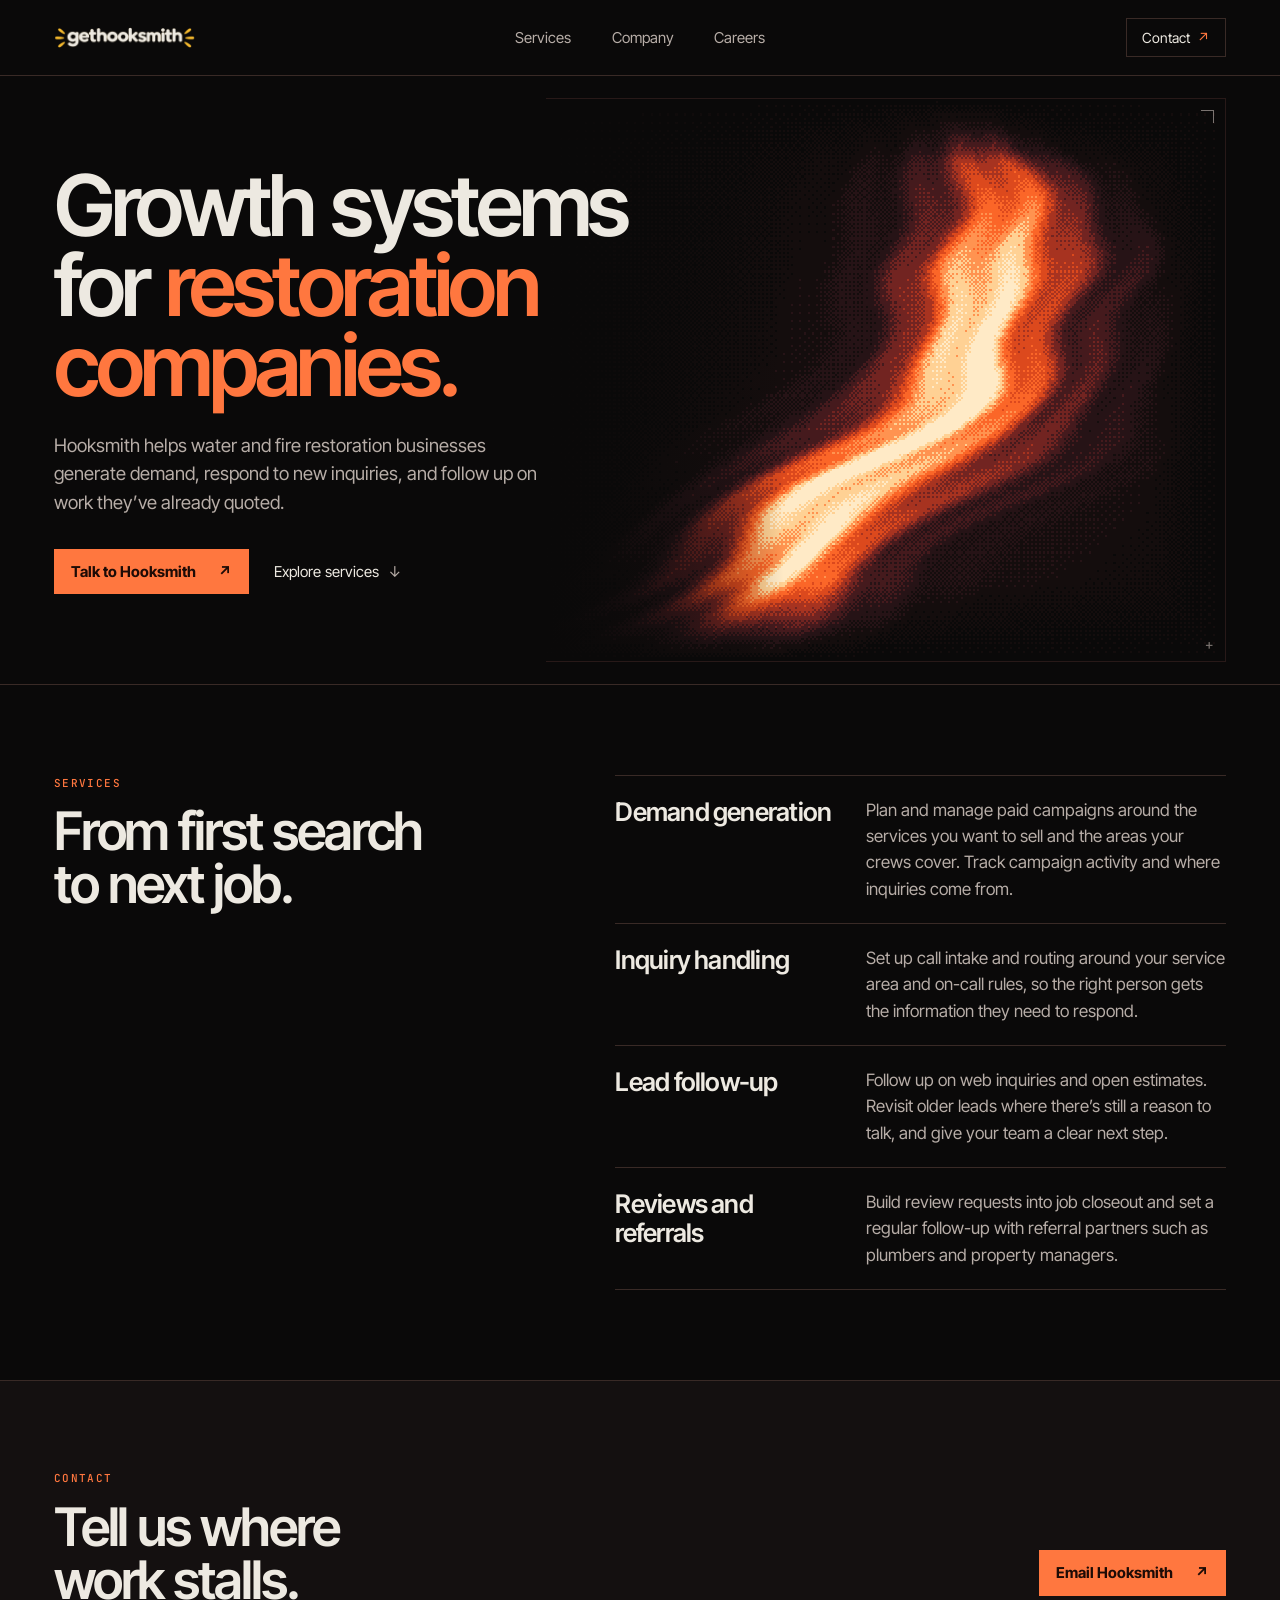
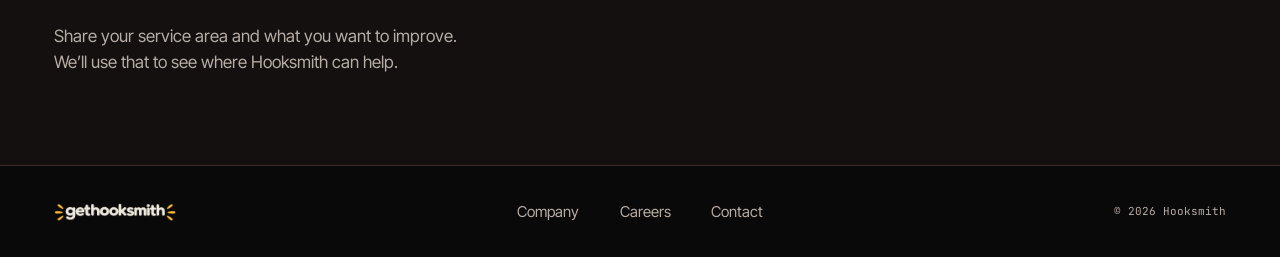
<file: index.html>
<!doctype html>
<html lang="en">
<head>
  <meta charset="utf-8">
  <meta name="viewport" content="width=device-width, initial-scale=1">
  <meta name="color-scheme" content="dark">
  <title>Hooksmith | Growth for restoration companies</title>
  <meta name="description" content="Hooksmith helps water and fire restoration companies manage campaigns, handle inquiries, follow up on estimates, and ask for reviews and referrals.">
  <link rel="canonical" href="https://www.gethooksmith.com/">
  <link rel="icon" href="/assets/favicon.png">
  <link rel="preconnect" href="https://fonts.googleapis.com">
  <link rel="preconnect" href="https://fonts.gstatic.com" crossorigin>
  <link rel="stylesheet" href="https://fonts.googleapis.com/css2?family=Inter+Tight:wght@400;500;600;700&family=JetBrains+Mono:wght@400;500&display=swap">
  <link rel="stylesheet" href="/assets/site.css">
</head>
<body>
  <a class="skip" href="#main">Skip to content</a>
  <header class="site-header">
    <div class="frame header-inner">
      <a class="brand" href="/" aria-label="Hooksmith home"><img src="/assets/hooksmith.png" width="580" height="88" alt="Hooksmith"></a>
      <nav aria-label="Main navigation">
        <a href="#services">Services</a>
        <a href="/company">Company</a>
        <a href="/careers">Careers</a>
      </nav>
      <a class="header-contact" href="#contact">Contact <span aria-hidden="true">↗</span></a>
    </div>
  </header>
  <main id="main">
    <section class="hero" aria-labelledby="headline">
      <div class="frame hero-inner">
        <div class="hero-copy">
          <h1 id="headline">Growth systems for <span>restoration companies.</span></h1>
          <p>Hooksmith helps water and fire restoration businesses generate demand, respond to new inquiries, and follow up on work they’ve already quoted.</p>
          <div class="actions">
            <a class="button" href="#contact">Talk to Hooksmith <span aria-hidden="true">↗</span></a>
            <a class="text-link" href="#services">Explore services <span aria-hidden="true">↓</span></a>
          </div>
        </div>
        <div class="hero-art" aria-hidden="true">
          <span class="art-corner"></span>
          <span class="art-cross">+</span>
        </div>
      </div>
    </section>
    <section class="frame services" id="services" aria-labelledby="services-title">
      <div class="section-intro">
        <p class="label">Services</p>
        <h2 id="services-title">From first search to next job.</h2>
      </div>
      <div class="service-list">
        <article>
          <h3>Demand generation</h3>
          <p>Plan and manage paid campaigns around the services you want to sell and the areas your crews cover. Track campaign activity and where inquiries come from.</p>
        </article>
        <article>
          <h3>Inquiry handling</h3>
          <p>Set up call intake and routing around your service area and on-call rules, so the right person gets the information they need to respond.</p>
        </article>
        <article>
          <h3>Lead follow-up</h3>
          <p>Follow up on web inquiries and open estimates. Revisit older leads where there’s still a reason to talk, and give your team a clear next step.</p>
        </article>
        <article>
          <h3>Reviews and referrals</h3>
          <p>Build review requests into job closeout and set a regular follow-up with referral partners such as plumbers and property managers.</p>
        </article>
      </div>
    </section>
    <section class="contact" id="contact" aria-labelledby="contact-title">
      <div class="frame contact-inner">
        <div>
          <p class="label">Contact</p>
          <h2 id="contact-title">Tell us where work stalls.</h2>
          <p>Share your service area and what you want to improve. We’ll use that to see where Hooksmith can help.</p>
        </div>
        <a class="button" href="mailto:gethooksmith@gmail.com?subject=Growth%20for%20my%20restoration%20business&amp;body=Hi%20Hooksmith%2C%0A%0ABusiness%3A%0AService%20area%3A%0AWhat%20I%20want%20to%20improve%3A">Email Hooksmith <span aria-hidden="true">↗</span></a>
      </div>
    </section>
  </main>
  <footer class="site-footer">
    <div class="frame footer-inner">
      <a class="brand" href="/" aria-label="Hooksmith home"><img src="/assets/hooksmith.png" width="580" height="88" alt="Hooksmith"></a>
      <nav aria-label="Footer navigation">
        <a href="/company">Company</a>
        <a href="/careers">Careers</a>
        <a href="#contact">Contact</a>
      </nav>
      <small>© 2026 Hooksmith</small>
    </div>
  </footer>
  <script src="/assets/legacy-links.js"></script>
</body>
</html>
</file>
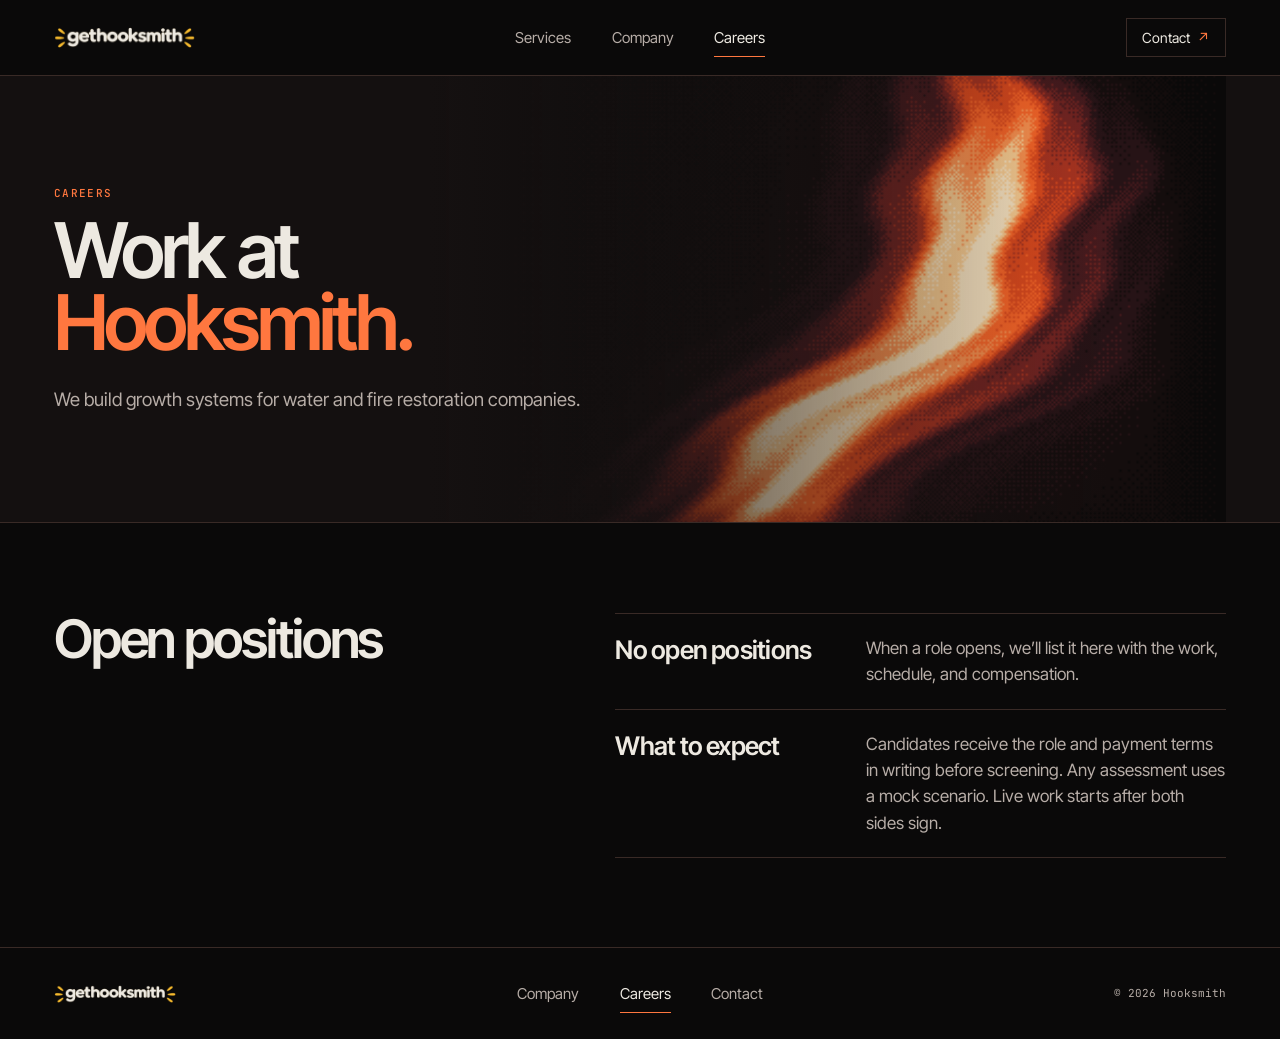
<file: careers.html>
<!doctype html>
<html lang="en">
<head>
  <meta charset="utf-8">
  <meta name="viewport" content="width=device-width, initial-scale=1">
  <meta name="color-scheme" content="dark">
  <title>Careers | Hooksmith</title>
  <meta name="description" content="Check current openings and read what to expect when Hooksmith hires.">
  <link rel="canonical" href="https://www.gethooksmith.com/careers">
  <link rel="icon" href="/assets/favicon.png">
  <link rel="preconnect" href="https://fonts.googleapis.com">
  <link rel="preconnect" href="https://fonts.gstatic.com" crossorigin>
  <link rel="stylesheet" href="https://fonts.googleapis.com/css2?family=Inter+Tight:wght@400;500;600;700&family=JetBrains+Mono:wght@400;500&display=swap">
  <link rel="stylesheet" href="/assets/site.css">
</head>
<body>
  <a class="skip" href="#main">Skip to content</a>
  <header class="site-header">
    <div class="frame header-inner">
      <a class="brand" href="/" aria-label="Hooksmith home"><img src="/assets/hooksmith.png" width="580" height="88" alt="Hooksmith"></a>
      <nav aria-label="Main navigation">
        <a href="/#services">Services</a>
        <a href="/company">Company</a>
        <a href="/careers" aria-current="page">Careers</a>
      </nav>
      <a class="header-contact" href="/#contact">Contact <span aria-hidden="true">↗</span></a>
    </div>
  </header>
  <main id="main">
    <div class="page-hero">
      <div class="frame page-heading">
        <p class="label">Careers</p>
        <h1>Work at <span>Hooksmith.</span></h1>
        <p>We build growth systems for water and fire restoration companies.</p>
      </div>
    </div>
    <section class="frame services" aria-labelledby="openings-title">
      <div class="section-intro">
        <h2 id="openings-title">Open positions</h2>
      </div>
      <div class="service-list">
        <article>
          <h3>No open positions</h3>
          <p>When a role opens, we’ll list it here with the work, schedule, and compensation.</p>
        </article>
        <article>
          <h3>What to expect</h3>
          <p>Candidates receive the role and payment terms in writing before screening. Any assessment uses a mock scenario. Live work starts after both sides sign.</p>
        </article>
      </div>
    </section>
  </main>
  <footer class="site-footer">
    <div class="frame footer-inner">
      <a class="brand" href="/" aria-label="Hooksmith home"><img src="/assets/hooksmith.png" width="580" height="88" alt="Hooksmith"></a>
      <nav aria-label="Footer navigation">
        <a href="/company">Company</a>
        <a href="/careers" aria-current="page">Careers</a>
        <a href="/#contact">Contact</a>
      </nav>
      <small>© 2026 Hooksmith</small>
    </div>
  </footer>
</body>
</html>
</file>
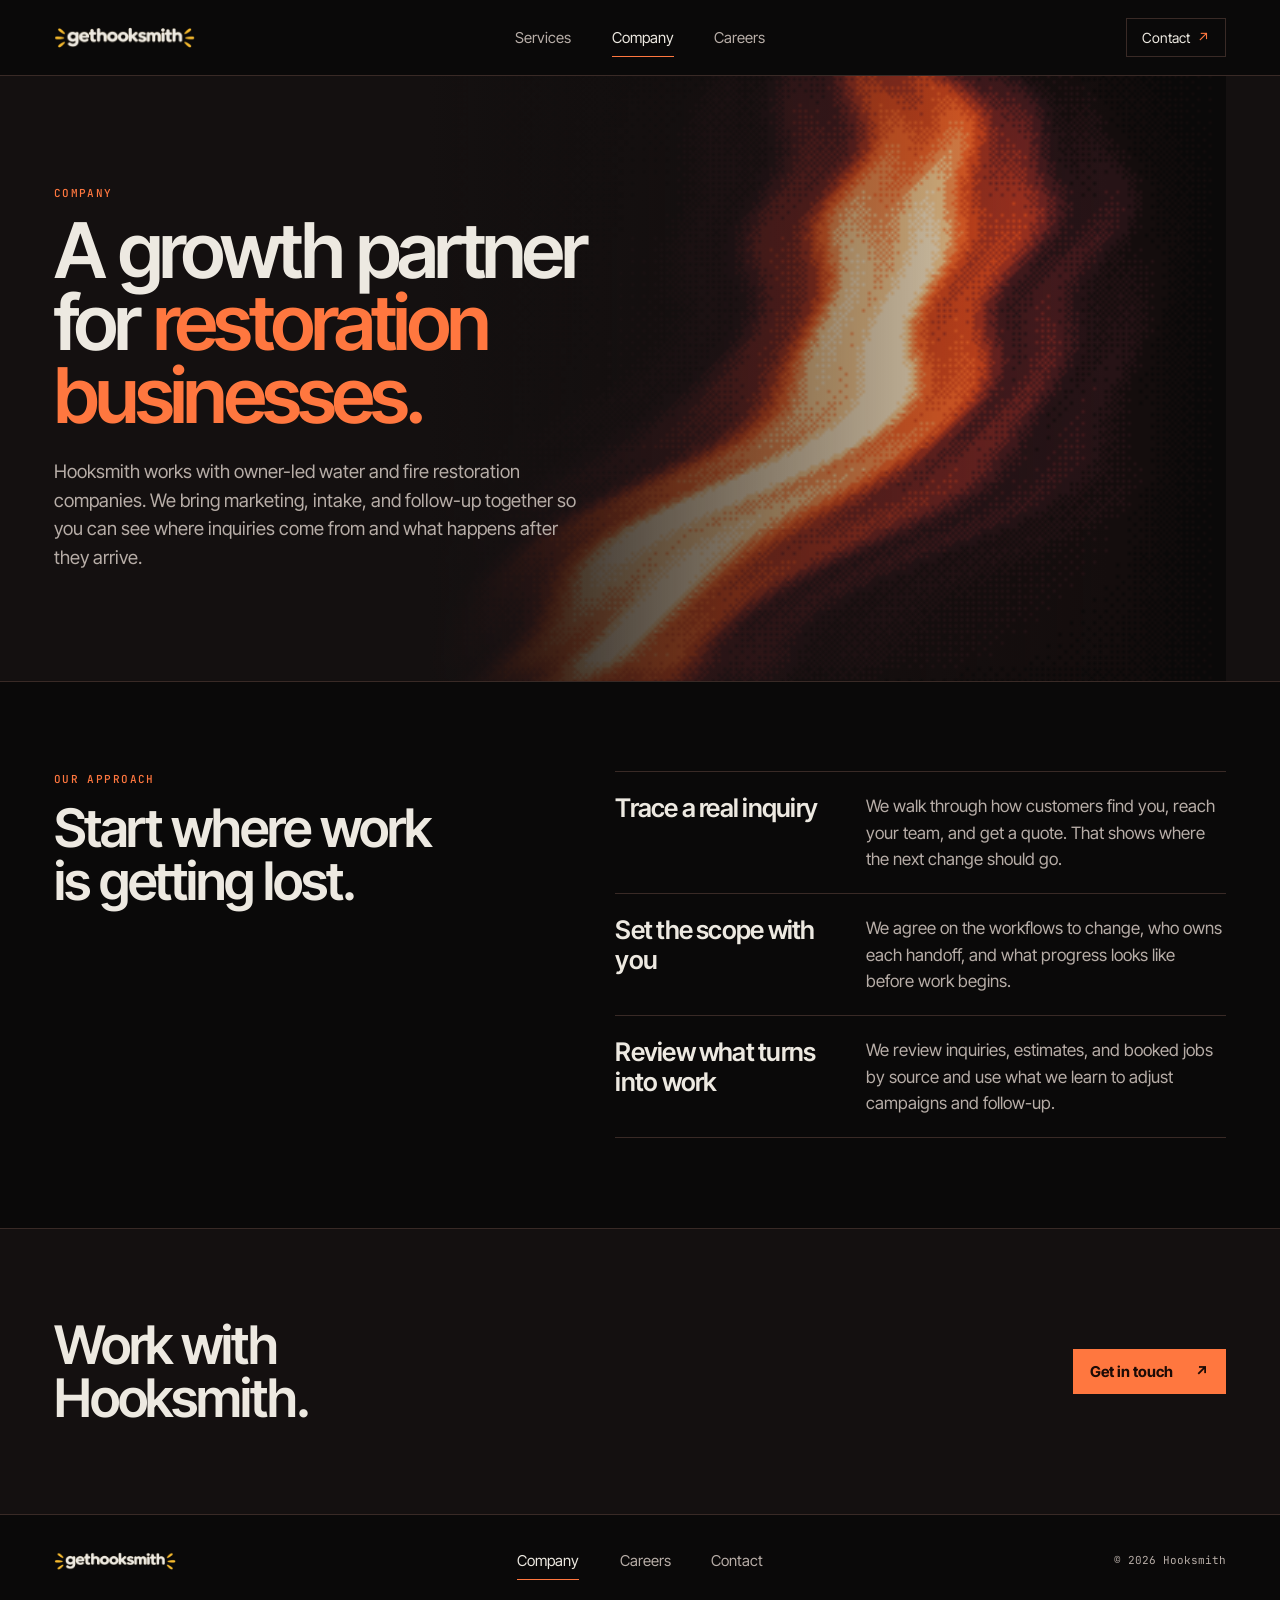
<file: company.html>
<!doctype html>
<html lang="en">
<head>
  <meta charset="utf-8">
  <meta name="viewport" content="width=device-width, initial-scale=1">
  <meta name="color-scheme" content="dark">
  <title>Company | Hooksmith</title>
  <meta name="description" content="Learn how Hooksmith works with owner-led water and fire restoration businesses.">
  <link rel="canonical" href="https://www.gethooksmith.com/company">
  <link rel="icon" href="/assets/favicon.png">
  <link rel="preconnect" href="https://fonts.googleapis.com">
  <link rel="preconnect" href="https://fonts.gstatic.com" crossorigin>
  <link rel="stylesheet" href="https://fonts.googleapis.com/css2?family=Inter+Tight:wght@400;500;600;700&family=JetBrains+Mono:wght@400;500&display=swap">
  <link rel="stylesheet" href="/assets/site.css">
</head>
<body>
  <a class="skip" href="#main">Skip to content</a>
  <header class="site-header">
    <div class="frame header-inner">
      <a class="brand" href="/" aria-label="Hooksmith home"><img src="/assets/hooksmith.png" width="580" height="88" alt="Hooksmith"></a>
      <nav aria-label="Main navigation">
        <a href="/#services">Services</a>
        <a href="/company" aria-current="page">Company</a>
        <a href="/careers">Careers</a>
      </nav>
      <a class="header-contact" href="/#contact">Contact <span aria-hidden="true">↗</span></a>
    </div>
  </header>
  <main id="main">
    <div class="page-hero">
      <div class="frame page-heading">
        <p class="label">Company</p>
        <h1>A growth partner for <span>restoration businesses.</span></h1>
        <p>Hooksmith works with owner-led water and fire restoration companies. We bring marketing, intake, and follow-up together so you can see where inquiries come from and what happens after they arrive.</p>
      </div>
    </div>
    <section class="frame services" aria-labelledby="approach-title">
      <div class="section-intro">
        <p class="label">Our approach</p>
        <h2 id="approach-title">Start where work is getting lost.</h2>
      </div>
      <div class="service-list">
        <article>
          <h3>Trace a real inquiry</h3>
          <p>We walk through how customers find you, reach your team, and get a quote. That shows where the next change should go.</p>
        </article>
        <article>
          <h3>Set the scope with you</h3>
          <p>We agree on the workflows to change, who owns each handoff, and what progress looks like before work begins.</p>
        </article>
        <article>
          <h3>Review what turns into work</h3>
          <p>We review inquiries, estimates, and booked jobs by source and use what we learn to adjust campaigns and follow-up.</p>
        </article>
      </div>
    </section>
    <section class="contact" aria-labelledby="contact-title">
      <div class="frame contact-inner">
        <h2 id="contact-title">Work with Hooksmith.</h2>
        <a class="button" href="/#contact">Get in touch <span aria-hidden="true">↗</span></a>
      </div>
    </section>
  </main>
  <footer class="site-footer">
    <div class="frame footer-inner">
      <a class="brand" href="/" aria-label="Hooksmith home"><img src="/assets/hooksmith.png" width="580" height="88" alt="Hooksmith"></a>
      <nav aria-label="Footer navigation">
        <a href="/company" aria-current="page">Company</a>
        <a href="/careers">Careers</a>
        <a href="/#contact">Contact</a>
      </nav>
      <small>© 2026 Hooksmith</small>
    </div>
  </footer>
</body>
</html>
</file>
<file: assets/site.css>
:root {
  color-scheme: dark;
  --void: #0a0909;
  --deep: #141010;
  --bone: #ede9e1;
  --mist: #b7ada7;
  --heat: #ff773f;
  --line: #392a26;
  --display: "Inter Tight", "Arial Narrow", sans-serif;
  --mono: "JetBrains Mono", monospace;
  --gutter: clamp(18px, 4.2vw, 72px);
  --measure: 1296px;
}

*, *::before, *::after { box-sizing: border-box; }
html { scroll-padding-top: 24px; }
body {
  margin: 0;
  min-height: 100svh;
  display: flex;
  flex-direction: column;
  background: var(--void);
  color: var(--bone);
  font: 400 17px/1.55 var(--display);
  -webkit-font-smoothing: antialiased;
}
main { flex: 1; }
img { display: block; max-width: 100%; height: auto; }
a { color: inherit; text-decoration: none; }
a:focus-visible { outline: 2px solid var(--heat); outline-offset: 5px; }
h1, h2, h3, p { margin: 0; }
h1, h2, h3 { font-weight: 600; }
h1, h2 { text-wrap: balance; }
h3 { line-height: 1.15; }
.frame { width: min(100% - 2 * var(--gutter), var(--measure)); margin-inline: auto; }

.skip {
  position: absolute;
  z-index: 5;
  top: 8px;
  left: 16px;
  padding: 8px 12px;
  transform: translateY(-140%);
  background: var(--bone);
  color: var(--void);
}
.skip:focus { transform: none; }

.site-header { border-bottom: 1px solid var(--line); }
.header-inner, .footer-inner {
  min-height: 75px;
  display: grid;
  grid-template-columns: minmax(0, 1fr) auto minmax(0, 1fr);
  align-items: center;
  gap: 24px;
}
.brand { width: clamp(120px, 11vw, 164px); }
.site-header nav, .site-footer nav {
  display: flex;
  flex-wrap: wrap;
  align-items: center;
  justify-content: center;
  gap: clamp(16px, 3.2vw, 48px);
}
.site-header nav a, .site-footer nav a {
  color: var(--mist);
  font-size: 15px;
  line-height: 1.2;
  padding-block: 10px;
}
.site-header nav a:hover, .site-footer nav a:hover, nav a[aria-current="page"] {
  color: var(--bone);
}
nav a[aria-current="page"] { box-shadow: inset 0 -1px var(--heat); }
.header-contact {
  justify-self: end;
  font-size: 14px;
  padding: 8px 15px;
  border: 1px solid var(--line);
}
.header-contact:hover { border-color: var(--heat); }
.header-contact span { color: var(--heat); margin-left: 4px; }

.hero { border-bottom: 1px solid var(--line); }
.hero-inner {
  min-height: clamp(510px, 45vw, 670px);
  position: relative;
  display: grid;
  grid-template-columns: minmax(0, 1.48fr) minmax(0, 1fr);
  align-items: center;
  isolation: isolate;
}
.hero-copy {
  position: relative;
  z-index: 1;
  padding-block: clamp(60px, 7vw, 104px);
}
h1 {
  max-width: 12ch;
  font-size: clamp(58px, 6.65vw, 104px);
  line-height: .94;
  letter-spacing: -.05em;
  word-spacing: .035em;
}
h1 span { color: var(--heat); }
.hero-copy > p, .page-heading > p:last-child {
  max-width: 44ch;
  margin-top: 25px;
  color: var(--mist);
  font-size: clamp(17px, 1.45vw, 21px);
  line-height: 1.55;
}
.hero-art {
  position: absolute;
  z-index: -1;
  inset: 22px 0 22px 42%;
  background: url("thermal-field.png") center right / cover no-repeat;
  image-rendering: pixelated;
  border: 1px solid #281918;
  border-left: 0;
}
.hero-art::before {
  content: "";
  position: absolute;
  inset: 0;
  background: linear-gradient(90deg, var(--void), transparent 35%);
}
.art-corner, .art-cross { position: absolute; color: var(--mist); opacity: .65; }
.art-corner {
  width: 13px;
  height: 13px;
  top: 11px;
  right: 11px;
  border-top: 1px solid currentColor;
  border-right: 1px solid currentColor;
}
.art-cross { bottom: 9px; right: 12px; font: 14px/1 var(--mono); }

.actions {
  display: flex;
  flex-wrap: wrap;
  align-items: center;
  gap: 14px 25px;
  margin-top: 32px;
}
.button {
  display: inline-flex;
  align-items: center;
  justify-content: space-between;
  gap: 22px;
  width: fit-content;
  padding: 13px 17px;
  background: var(--heat);
  color: #1d0b06;
  font-weight: 700;
  font-size: 15px;
  line-height: 1.3;
}
.button:hover { background: #ff9c73; }
.text-link { padding-block: 8px; font-size: 15px; }
.text-link:hover { color: var(--heat); }
.text-link span { margin-left: 5px; color: var(--mist); }
.label {
  margin-bottom: 14px;
  color: var(--heat);
  font: 500 11px/1.5 var(--mono);
  text-transform: uppercase;
  letter-spacing: .13em;
}

.services, .contact-inner {
  display: grid;
  grid-template-columns: minmax(0, 1fr) minmax(0, 1.26fr);
  gap: clamp(30px, 6vw, 112px);
  padding-block: clamp(56px, 7vw, 105px);
}
h2 {
  max-width: 17ch;
  font-size: clamp(36px, 4.15vw, 61px);
  line-height: 1;
  letter-spacing: -.04em;
  word-spacing: .025em;
}
.service-list { border-top: 1px solid var(--line); }
.service-list article {
  display: grid;
  grid-template-columns: minmax(0, .82fr) minmax(0, 1.3fr);
  gap: 12px 24px;
  padding-block: 21px;
  border-bottom: 1px solid var(--line);
}
.service-list h3 { font-size: clamp(21px, 2vw, 27px); letter-spacing: -.03em; }
.service-list p, .contact p:not(.label) { color: var(--mist); }
.contact { border-block: 1px solid var(--line); background: var(--deep); }
.contact-inner { align-items: center; }
.contact p:not(.label) { margin-top: 16px; max-width: 42ch; }
.contact-inner .button { justify-self: end; }

.page-hero { border-bottom: 1px solid var(--line); background: var(--deep); }
.page-heading {
  padding-block: clamp(62px, 8.5vw, 122px);
  background: linear-gradient(90deg, var(--deep) 32%, transparent 90%),
    url("thermal-field.png") right center / auto 130% no-repeat;
}
.page-heading h1 { font-size: clamp(55px, 6vw, 87px); }
.page-heading > p:last-child { max-width: 48ch; }

.site-footer { border-top: 1px solid var(--line); }
.contact:last-child { border-bottom: 0; }
.footer-inner { min-height: 91px; }
.footer-inner .brand { width: 122px; }
.footer-inner small { justify-self: end; color: var(--mist); font: 11px/1.4 var(--mono); }

@media (max-width: 880px) {
  .hero-inner { grid-template-columns: minmax(0, 1.6fr) minmax(0, 1fr); }
  .hero-art { inset-inline-start: 38%; }
  .services { grid-template-columns: minmax(0, .84fr) minmax(0, 1.16fr); }
  .service-list article { grid-template-columns: minmax(0, 1fr); }
}

@media (max-width: 650px) {
  .header-inner { grid-template-columns: minmax(0, 1fr) auto; gap: 3px 16px; padding-top: 12px; }
  .site-header nav { grid-column: 1 / -1; grid-row: 2; justify-content: flex-start; gap: 23px; }
  .site-header nav a { padding-block: 12px; }
  .hero-inner { min-height: auto; grid-template-columns: minmax(0, 1fr); }
  .hero-copy { padding-block: 48px 24px; }
  h1 { font-size: clamp(43px, 10.8vw, 62px); }
  .hero-copy > p { margin-top: 20px; }
  .actions { margin-top: 23px; gap: 8px 16px; }
  .hero-art {
    position: relative;
    inset: auto;
    z-index: 0;
    height: clamp(154px, 43vw, 258px);
    margin-bottom: 16px;
    border: 1px solid #281918;
    background-position: center 47%;
  }
  .hero-art::before { display: none; }
  .services, .contact-inner { grid-template-columns: minmax(0, 1fr); }
  .service-list article { padding-block: 18px; }
  .contact-inner .button { justify-self: start; }
  .page-heading {
    background-image: linear-gradient(90deg, var(--deep) 15%, #141010ad 70%, #14101044),
      url("thermal-field.png");
    background-position: right center;
  }
  .page-heading h1 { font-size: clamp(43px, 10.2vw, 65px); }
  .footer-inner { grid-template-columns: minmax(0, 1fr) auto; gap: 10px 16px; padding-block: 18px; }
  .site-footer nav { grid-column: 1 / -1; grid-row: 2; justify-content: flex-start; gap: 20px; }
}
</file>
